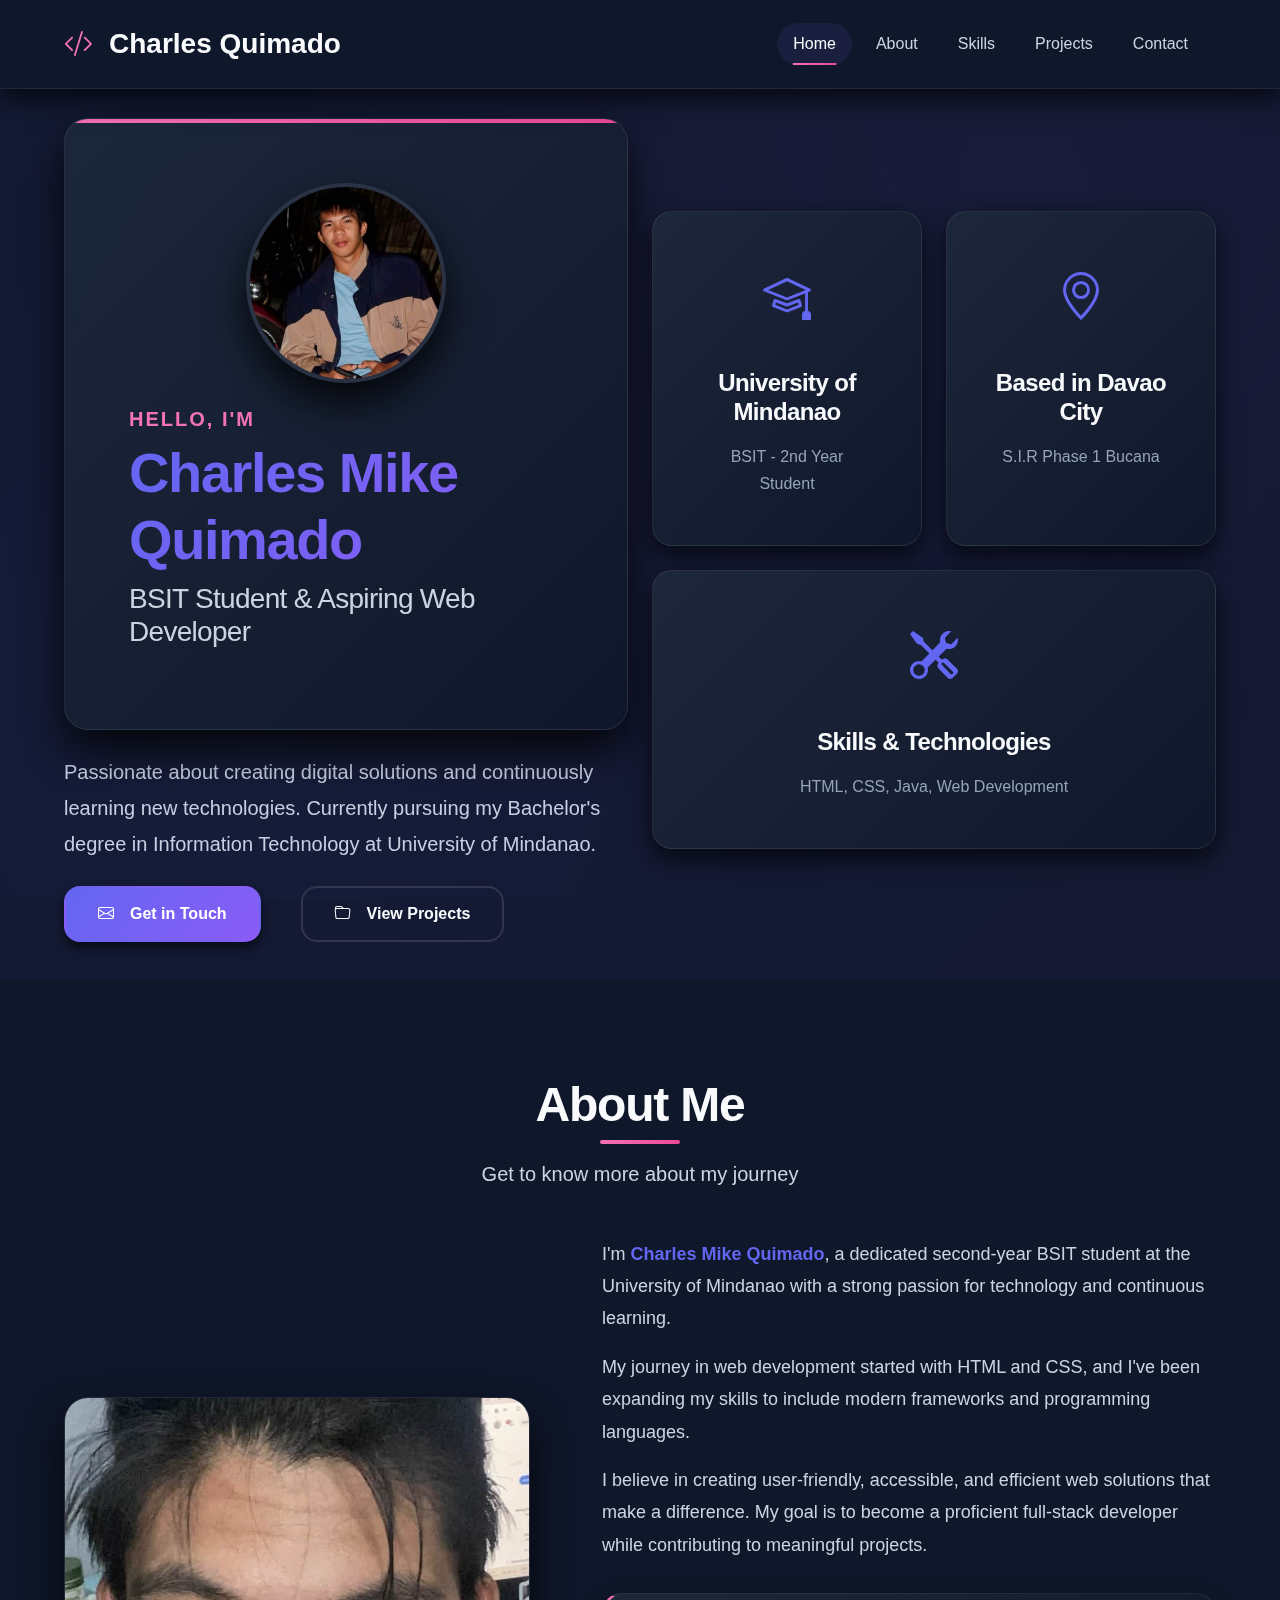
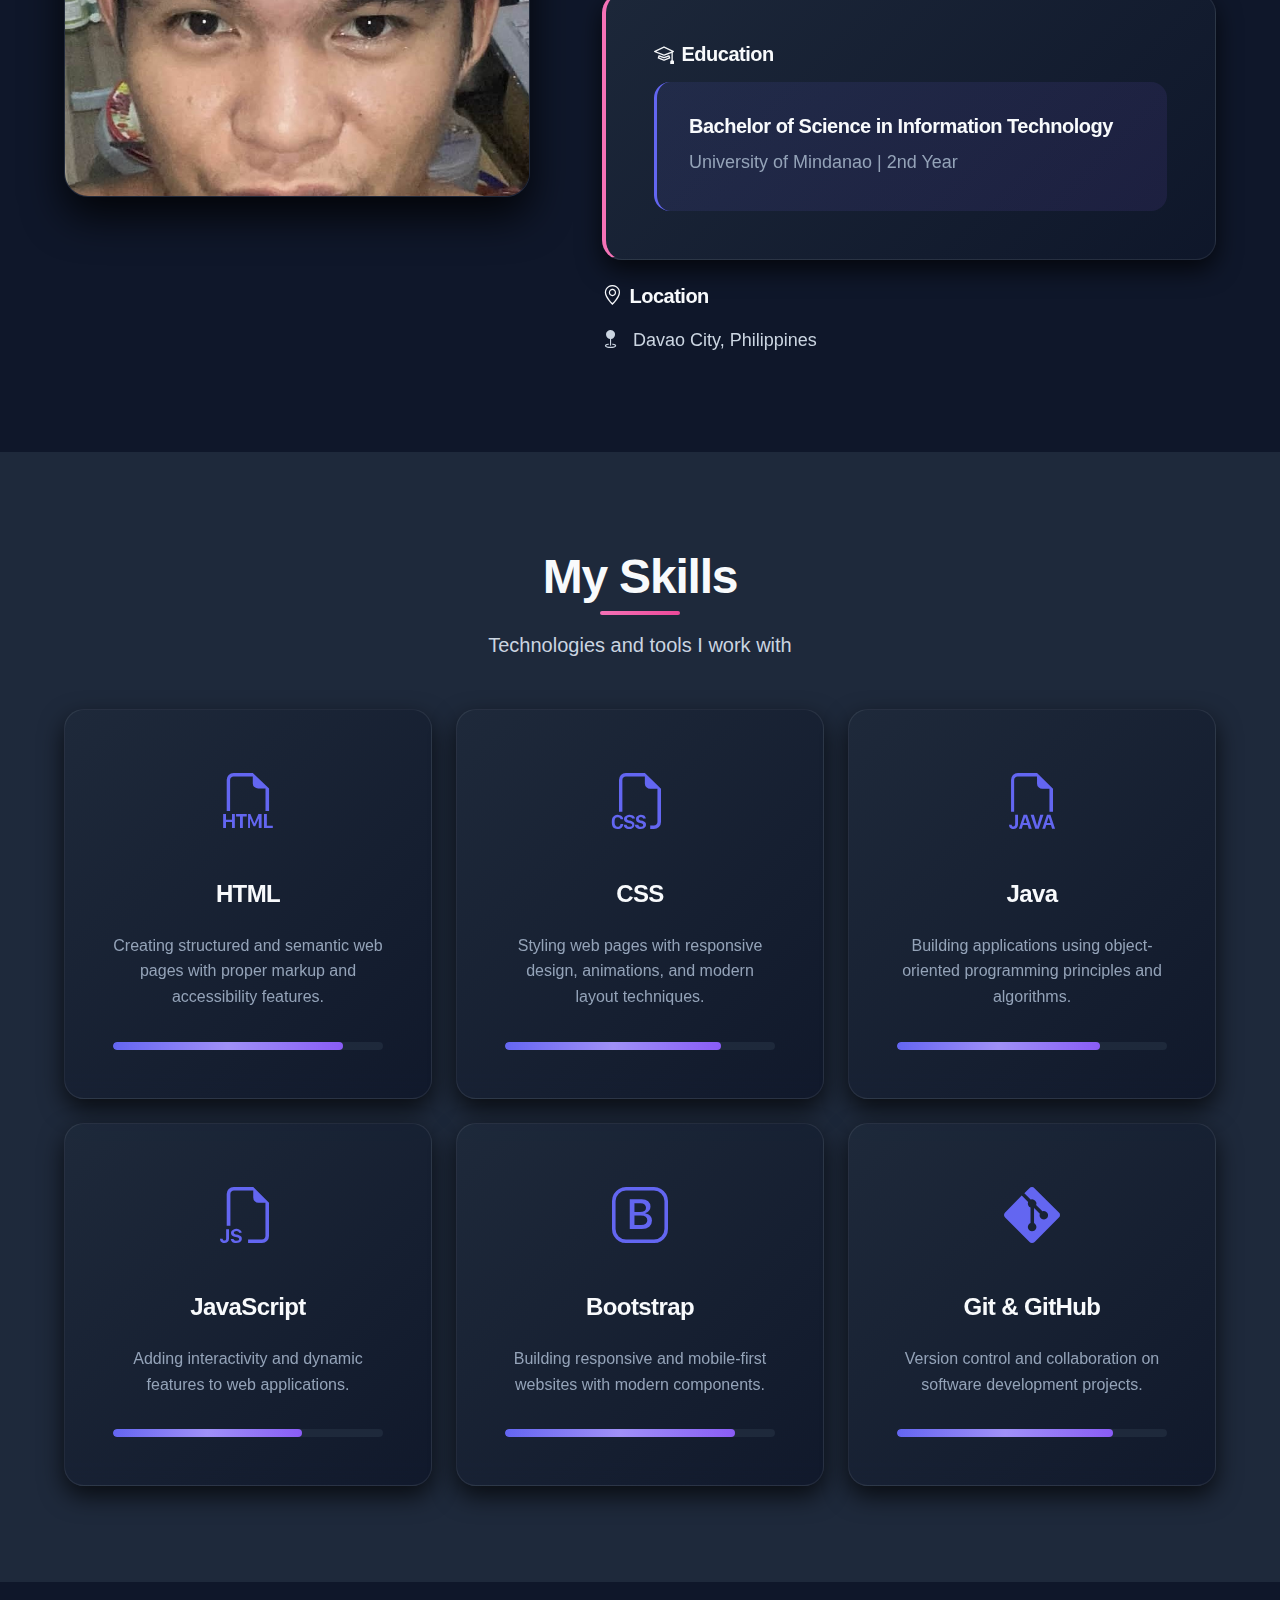
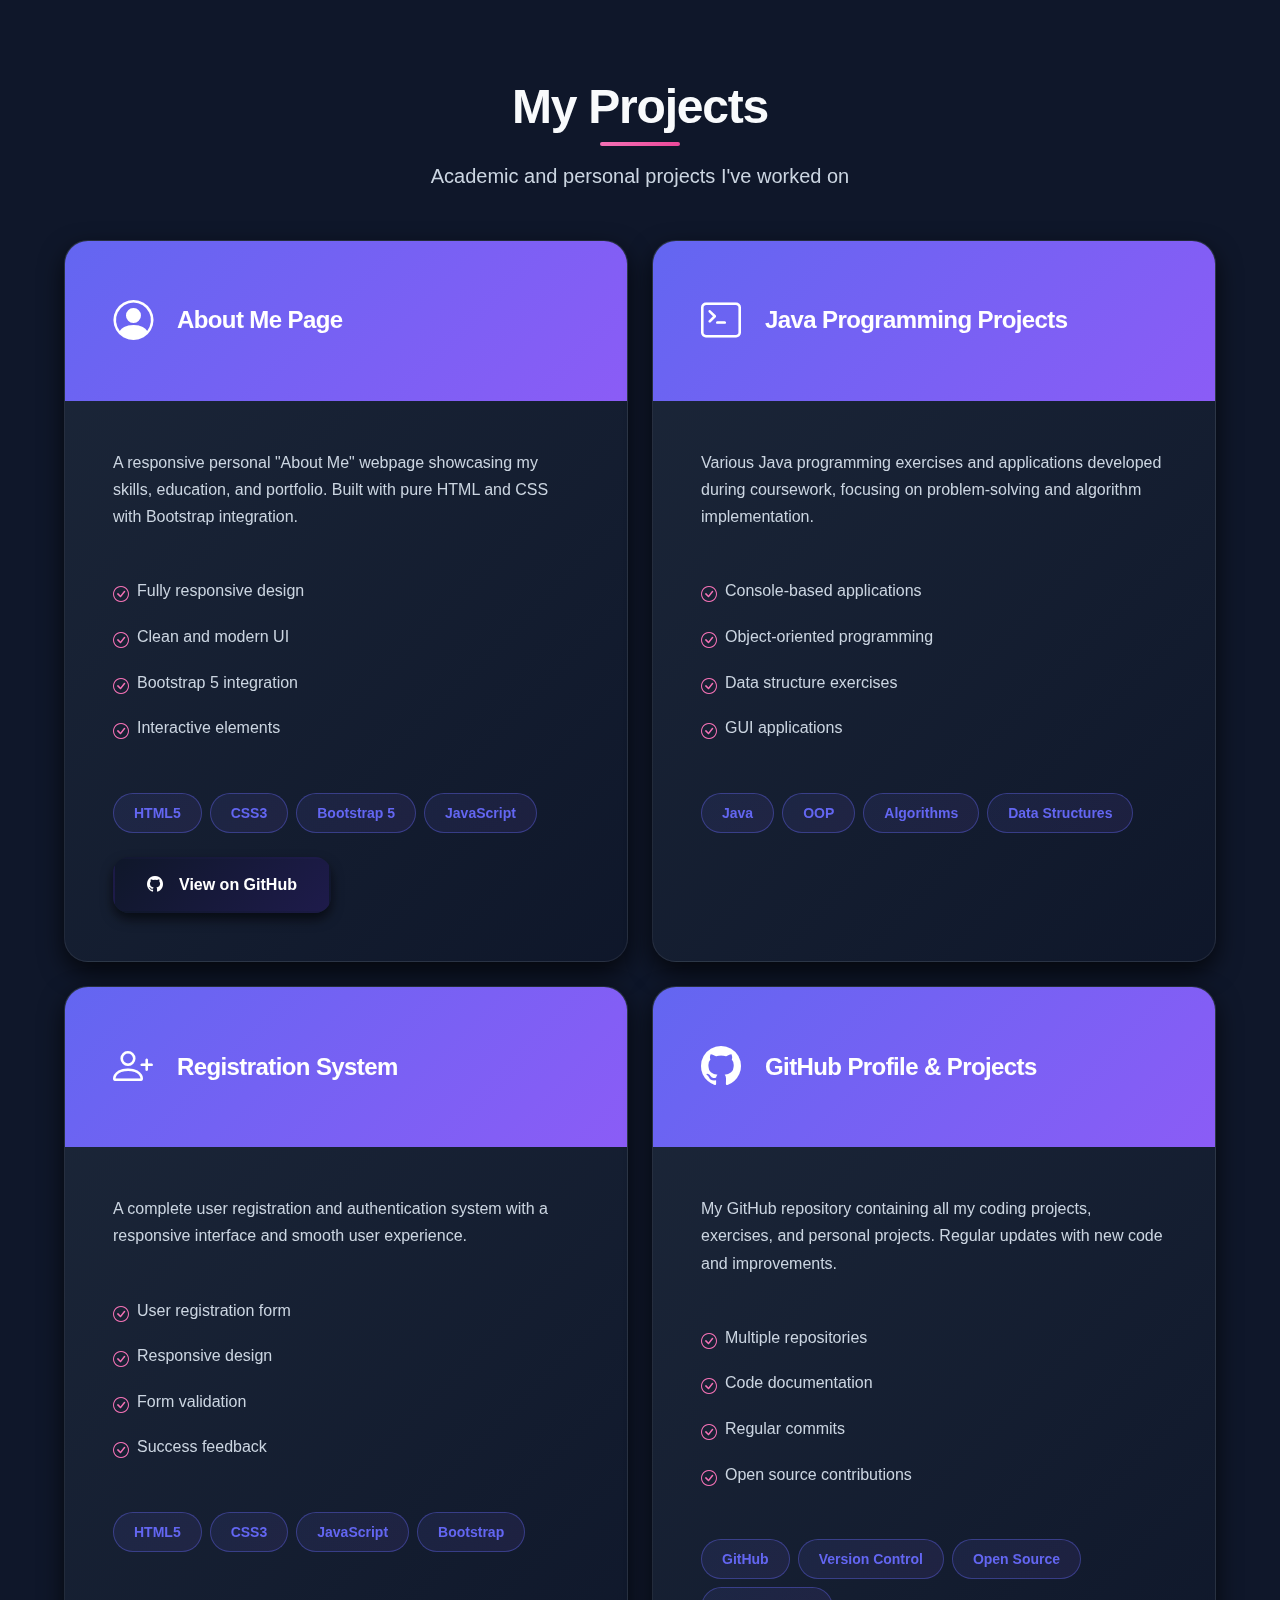
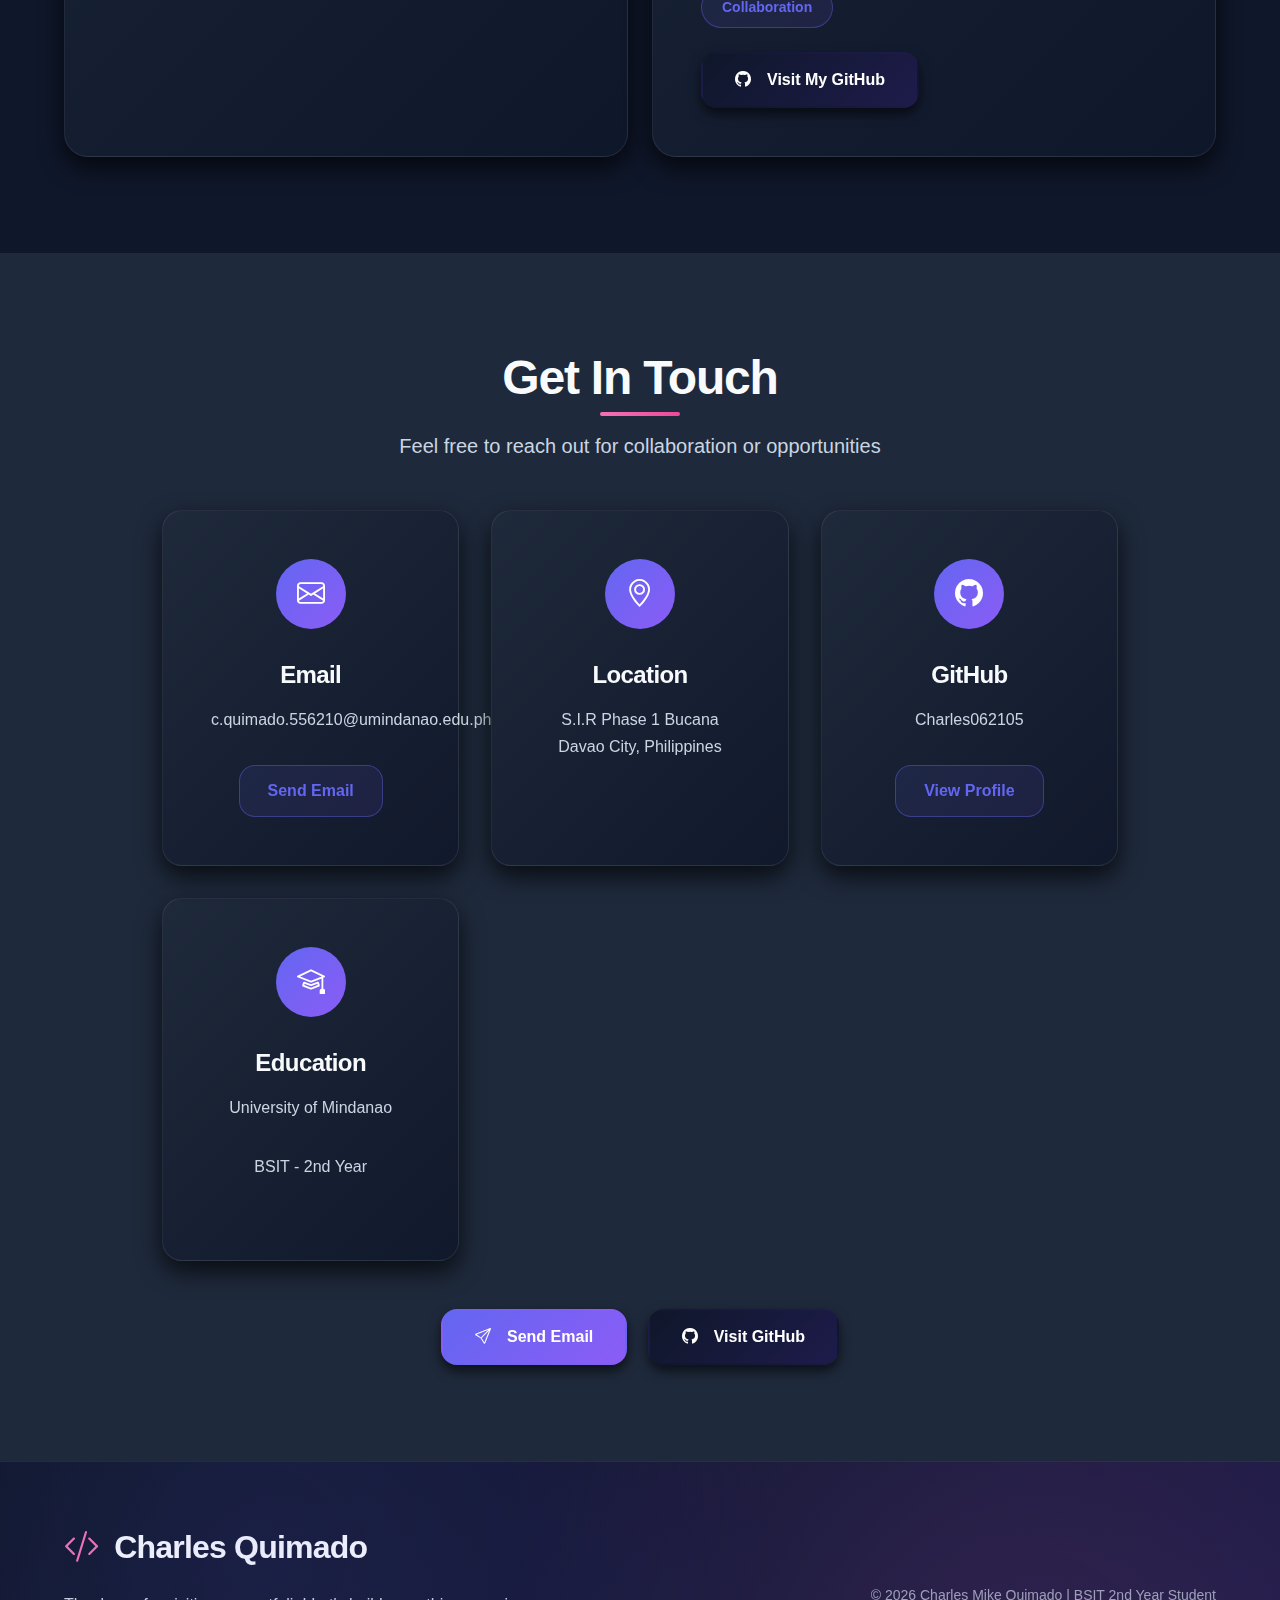
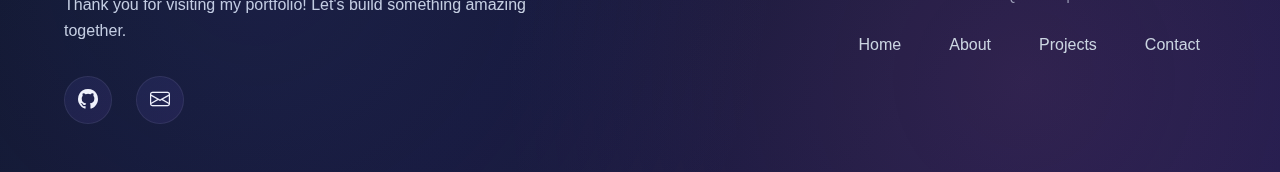
<file: Index.html>
<!DOCTYPE html>
<html lang="en">
<head>
    <meta charset="UTF-8">
    <meta name="viewport" content="width=device-width, initial-scale=1.0">
    <title>Charles Mike Quimado | BSIT Student & Web Developer</title>
    <!-- Bootstrap 5 CSS -->
    <link href="https://cdn.jsdelivr.net/npm/bootstrap@5.3.0/dist/css/bootstrap.min.css" rel="stylesheet">
    <!-- Bootstrap Icons -->
    <link rel="stylesheet" href="https://cdn.jsdelivr.net/npm/bootstrap-icons@1.10.0/font/bootstrap-icons.css">
    <!-- Custom CSS -->
    <link rel="stylesheet" href="style.css">
</head>
<body>
    <!-- Navigation -->
    <nav class="navbar navbar-expand-lg navbar-dark fixed-top">
        <div class="container">
            <a class="navbar-brand fw-bold" href="index.html">
                <i class="bi bi-code-slash me-2"></i>Charles Quimado
            </a>
            <button class="navbar-toggler" type="button" data-bs-toggle="collapse" data-bs-target="#navbarNav">
                <span class="navbar-toggler-icon"></span>
            </button>
            <div class="collapse navbar-collapse" id="navbarNav">
                <ul class="navbar-nav ms-auto">
                    <li class="nav-item"><a class="nav-link active" href="#home">Home</a></li>
                    <li class="nav-item"><a class="nav-link" href="#about">About</a></li>
                    <li class="nav-item"><a class="nav-link" href="#skills">Skills</a></li>
                    <li class="nav-item"><a class="nav-link" href="#projects">Projects</a></li>
                    <li class="nav-item"><a class="nav-link" href="#contact">Contact</a></li>
                    <li class="nav-item ms-2">
                    </li>
                </ul>
            </div>
        </div>
    </nav>

    <!-- Hero Section -->
    <section id="home" class="hero-section">
        <div class="container">
            <div class="row align-items-center min-vh-100">
                <div class="col-lg-6">
                    <div class="hero-content">
                        <div class="profile-header mb-4">
                            <div class="profile-image-placeholder mb-4">
                                <img src="profile.jpg" alt="Charles Mike Quimado" class="profile-img">
                            </div>
                            <div class="profile-text">
                                <h4 class="mb-2">Hello, I'm</h4>
                                <h1 class="mb-2">Charles Mike Quimado</h1>
                                <h2 class="h3 mb-3">BSIT Student & Aspiring Web Developer</h2>
                            </div>
                        </div>
                        <p class="lead mb-4">Passionate about creating digital solutions and continuously learning new technologies. Currently pursuing my Bachelor's degree in Information Technology at University of Mindanao.</p>
                        <div class="hero-buttons">
                            <a href="#contact" class="btn btn-primary me-3">
                                <i class="bi bi-envelope me-2"></i>Get in Touch
                            </a>
                            <a href="#projects" class="btn btn-outline-light">
                                <i class="bi bi-folder me-2"></i>View Projects
                            </a>
                        </div>
                    </div>
                </div>
                <div class="col-lg-6">
                    <div class="row g-4">
                        <div class="col-md-6">
                            <div class="feature-card">
                                <i class="bi bi-mortarboard feature-icon"></i>
                                <h4>University of Mindanao</h4>
                                <p>BSIT - 2nd Year Student</p>
                            </div>
                        </div>
                        <div class="col-md-6">
                            <div class="feature-card">
                                <i class="bi bi-geo-alt feature-icon"></i>
                                <h4>Based in Davao City</h4>
                                <p>S.I.R Phase 1 Bucana</p>
                            </div>
                        </div>
                        <div class="col-md-12">
                            <div class="feature-card">
                                <i class="bi bi-tools feature-icon"></i>
                                <h4>Skills & Technologies</h4>
                                <p>HTML, CSS, Java, Web Development</p>
                            </div>
                        </div>
                    </div>
                </div>
            </div>
        </div>
    </section>

    <!-- About Section -->
    <section id="about" class="section-py">
        <div class="container">
            <div class="section-header mb-5">
                <h2 class="section-title">About Me</h2>
                <p class="section-subtitle">Get to know more about my journey</p>
            </div>
            <div class="row align-items-center">
                <div class="col-lg-5 mb-5 mb-lg-0">
                    <div class="about-image">
                        <div class="image-frame">
                            <img src="about-me.jpg" alt="About Charles Mike Quimado" class="about-img">
                        </div>
                    </div>
                </div>
                <div class="col-lg-7">
                    <div class="about-content">
                        <p class="mb-3">I'm <strong>Charles Mike Quimado</strong>, a dedicated second-year BSIT student at the University of Mindanao with a strong passion for technology and continuous learning.</p>
                        <p class="mb-3">My journey in web development started with HTML and CSS, and I've been expanding my skills to include modern frameworks and programming languages.</p>
                        <p class="mb-4">I believe in creating user-friendly, accessible, and efficient web solutions that make a difference. My goal is to become a proficient full-stack developer while contributing to meaningful projects.</p>
                        
                        <div class="education-info">
                            <h5 class="mb-3"><i class="bi bi-mortarboard me-2"></i>Education</h5>
                            <div class="edu-card">
                                <h6 class="fw-bold">Bachelor of Science in Information Technology</h6>
                                <p class="mb-0">University of Mindanao | 2nd Year</p>
                            </div>
                        </div>
                        
                        <div class="mt-4">
                            <h5 class="mb-3"><i class="bi bi-geo-alt me-2"></i>Location</h5>
                            <p class="mb-0"><i class="bi bi-geo-fill me-2"></i> Davao City, Philippines</p>
                        </div>
                    </div>
                </div>
            </div>
        </div>
    </section>

    <!-- Skills Section -->
    <section id="skills" class="section-py" style="background: var(--bg-secondary);">
        <div class="container">
            <div class="section-header text-center mb-5">
                <h2 class="section-title">My Skills</h2>
                <p class="section-subtitle">Technologies and tools I work with</p>
            </div>
            
            <div class="row g-4">
                <div class="col-md-6 col-lg-4">
                    <div class="skill-card">
                        <div class="skill-icon">
                            <i class="bi bi-filetype-html"></i>
                        </div>
                        <h3 class="skill-title">HTML</h3>
                        <p class="skill-description">Creating structured and semantic web pages with proper markup and accessibility features.</p>
                        <div class="skill-level">
                            <div class="progress-bar" style="width: 85%"></div>
                        </div>
                    </div>
                </div>
                
                <div class="col-md-6 col-lg-4">
                    <div class="skill-card">
                        <div class="skill-icon">
                            <i class="bi bi-filetype-css"></i>
                        </div>
                        <h3 class="skill-title">CSS</h3>
                        <p class="skill-description">Styling web pages with responsive design, animations, and modern layout techniques.</p>
                        <div class="skill-level">
                            <div class="progress-bar" style="width: 80%"></div>
                        </div>
                    </div>
                </div>
                
                <div class="col-md-6 col-lg-4">
                    <div class="skill-card">
                        <div class="skill-icon">
                            <i class="bi bi-filetype-java"></i>
                        </div>
                        <h3 class="skill-title">Java</h3>
                        <p class="skill-description">Building applications using object-oriented programming principles and algorithms.</p>
                        <div class="skill-level">
                            <div class="progress-bar" style="width: 75%"></div>
                        </div>
                    </div>
                </div>
                
                <div class="col-md-6 col-lg-4">
                    <div class="skill-card">
                        <div class="skill-icon">
                            <i class="bi bi-filetype-js"></i>
                        </div>
                        <h3 class="skill-title">JavaScript</h3>
                        <p class="skill-description">Adding interactivity and dynamic features to web applications.</p>
                        <div class="skill-level">
                            <div class="progress-bar" style="width: 70%"></div>
                        </div>
                    </div>
                </div>
                
                <div class="col-md-6 col-lg-4">
                    <div class="skill-card">
                        <div class="skill-icon">
                            <i class="bi bi-bootstrap"></i>
                        </div>
                        <h3 class="skill-title">Bootstrap</h3>
                        <p class="skill-description">Building responsive and mobile-first websites with modern components.</p>
                        <div class="skill-level">
                            <div class="progress-bar" style="width: 85%"></div>
                        </div>
                    </div>
                </div>
                
                <div class="col-md-6 col-lg-4">
                    <div class="skill-card">
                        <div class="skill-icon">
                            <i class="bi bi-git"></i>
                        </div>
                        <h3 class="skill-title">Git & GitHub</h3>
                        <p class="skill-description">Version control and collaboration on software development projects.</p>
                        <div class="skill-level">
                            <div class="progress-bar" style="width: 80%"></div>
                        </div>
                    </div>
                </div>
            </div>
        </div>
    </section>

    <!-- Projects Section -->
    <section id="projects" class="section-py">
        <div class="container">
            <div class="section-header text-center mb-5">
                <h2 class="section-title">My Projects</h2>
                <p class="section-subtitle">Academic and personal projects I've worked on</p>
            </div>
            
            <div class="row g-4">
                <!-- About Me Page Project -->
                <div class="col-lg-6">
                    <div class="project-card">
                        <div class="project-header">
                            <i class="bi bi-person-circle"></i>
                            <h3>About Me Page</h3>
                        </div>
                        <div class="project-body">
                            <p>A responsive personal "About Me" webpage showcasing my skills, education, and portfolio. Built with pure HTML and CSS with Bootstrap integration.</p>
                            <ul class="project-features">
                                <li><i class="bi bi-check-circle"></i> Fully responsive design</li>
                                <li><i class="bi bi-check-circle"></i> Clean and modern UI</li>
                                <li><i class="bi bi-check-circle"></i> Bootstrap 5 integration</li>
                                <li><i class="bi bi-check-circle"></i> Interactive elements</li>
                            </ul>
                            <div class="tech-tags">
                                <span class="tech-tag">HTML5</span>
                                <span class="tech-tag">CSS3</span>
                                <span class="tech-tag">Bootstrap 5</span>
                                <span class="tech-tag">JavaScript</span>
                            </div>
                            <div class="project-links mt-4">
                                <a href="https://github.com/Charles062105" target="_blank" class="btn btn-dark">
                                    <i class="bi bi-github me-2"></i>View on GitHub
                                </a>
                            </div>
                        </div>
                    </div>
                </div>
                
                <!-- Java Programming Projects -->
                <div class="col-lg-6">
                    <div class="project-card">
                        <div class="project-header">
                            <i class="bi bi-terminal"></i>
                            <h3>Java Programming Projects</h3>
                        </div>
                        <div class="project-body">
                            <p>Various Java programming exercises and applications developed during coursework, focusing on problem-solving and algorithm implementation.</p>
                            <ul class="project-features">
                                <li><i class="bi bi-check-circle"></i> Console-based applications</li>
                                <li><i class="bi bi-check-circle"></i> Object-oriented programming</li>
                                <li><i class="bi bi-check-circle"></i> Data structure exercises</li>
                                <li><i class="bi bi-check-circle"></i> GUI applications</li>
                            </ul>
                            <div class="tech-tags">
                                <span class="tech-tag">Java</span>
                                <span class="tech-tag">OOP</span>
                                <span class="tech-tag">Algorithms</span>
                                <span class="tech-tag">Data Structures</span>
                            </div>
                        </div>
                    </div>
                </div>
                
                <!-- Registration System Project -->
                <div class="col-lg-6">
                    <div class="project-card">
                        <div class="project-header">
                            <i class="bi bi-person-plus"></i>
                            <h3>Registration System</h3>
                        </div>
                        <div class="project-body">
                            <p>A complete user registration and authentication system with a responsive interface and smooth user experience.</p>
                            <ul class="project-features">
                                <li><i class="bi bi-check-circle"></i> User registration form</li>
                                <li><i class="bi bi-check-circle"></i> Responsive design</li>
                                <li><i class="bi bi-check-circle"></i> Form validation</li>
                                <li><i class="bi bi-check-circle"></i> Success feedback</li>
                            </ul>
                            <div class="tech-tags">
                                <span class="tech-tag">HTML5</span>
                                <span class="tech-tag">CSS3</span>
                                <span class="tech-tag">JavaScript</span>
                                <span class="tech-tag">Bootstrap</span>
                            </div>
                        </div>
                    </div>
                </div>
                
                <!-- GitHub Profile -->
                <div class="col-lg-6">
                    <div class="project-card">
                        <div class="project-header">
                            <i class="bi bi-github"></i>
                            <h3>GitHub Profile & Projects</h3>
                        </div>
                        <div class="project-body">
                            <p>My GitHub repository containing all my coding projects, exercises, and personal projects. Regular updates with new code and improvements.</p>
                            <ul class="project-features">
                                <li><i class="bi bi-check-circle"></i> Multiple repositories</li>
                                <li><i class="bi bi-check-circle"></i> Code documentation</li>
                                <li><i class="bi bi-check-circle"></i> Regular commits</li>
                                <li><i class="bi bi-check-circle"></i> Open source contributions</li>
                            </ul>
                            <div class="tech-tags">
                                <span class="tech-tag">GitHub</span>
                                <span class="tech-tag">Version Control</span>
                                <span class="tech-tag">Open Source</span>
                                <span class="tech-tag">Collaboration</span>
                            </div>
                            <div class="project-links mt-4">
                                <a href="https://github.com/Charles062105" target="_blank" class="btn btn-dark">
                                    <i class="bi bi-github me-2"></i>Visit My GitHub
                                </a>
                            </div>
                        </div>
                    </div>
                </div>
            </div>
        </div>
    </section>

    <!-- Contact Section -->
    <section id="contact" class="section-py" style="background: var(--bg-secondary);">
        <div class="container">
            <div class="section-header text-center mb-5">
                <h2 class="section-title">Get In Touch</h2>
                <p class="section-subtitle">Feel free to reach out for collaboration or opportunities</p>
            </div>
            
            <div class="row justify-content-center">
                <div class="col-lg-10">
                    <div class="contact-grid">
                        <div class="contact-card">
                            <div class="contact-icon">
                                <i class="bi bi-envelope"></i>
                            </div>
                            <h4>Email</h4>
                            <p>c.quimado.556210@umindanao.edu.ph</p>
                            <a href="mailto:c.quimado.556210@umindanao.edu.ph" class="contact-link">Send Email</a>
                        </div>
                        
                        <div class="contact-card">
                            <div class="contact-icon">
                                <i class="bi bi-geo-alt"></i>
                            </div>
                            <h4>Location</h4>
                            <p>S.I.R Phase 1 Bucana<br>Davao City, Philippines</p>
                        </div>
                        
                        <div class="contact-card">
                            <div class="contact-icon">
                                <i class="bi bi-github"></i>
                            </div>
                            <h4>GitHub</h4>
                            <p>Charles062105</p>
                            <a href="https://github.com/Charles062105" target="_blank" class="contact-link">View Profile</a>
                        </div>
                        
                        <div class="contact-card">
                            <div class="contact-icon">
                                <i class="bi bi-mortarboard"></i>
                            </div>
                            <h4>Education</h4>
                            <p>University of Mindanao</p>
                            <p>BSIT - 2nd Year</p>
                        </div>
                    </div>
                    
                    <div class="text-center mt-5">
                        <a href="mailto:c.quimado.556210@umindanao.edu.ph" class="btn btn-primary me-3">
                            <i class="bi bi-send me-2"></i>Send Email
                        </a>
                        <a href="https://github.com/Charles062105" target="_blank" class="btn btn-dark">
                            <i class="bi bi-github me-2"></i>Visit GitHub
                        </a>
                    </div>
                </div>
            </div>
        </div>
    </section>

    <!-- Footer -->
    <footer class="footer">
        <div class="container">
            <div class="row align-items-center">
                <div class="col-md-6 mb-3 mb-md-0">
                    <h4 class="footer-logo">
                        <i class="bi bi-code-slash me-2"></i>Charles Quimado
                    </h4>
                    <p class="footer-text">Thank you for visiting my portfolio! Let's build something amazing together.</p>
                    <div class="social-links mt-3">
                        <a href="https://github.com/Charles062105" target="_blank" class="social-link">
                            <i class="bi bi-github"></i>
                        </a>
                        <a href="mailto:c.quimado.556210@umindanao.edu.ph" class="social-link">
                            <i class="bi bi-envelope"></i>
                        </a>
                    </div>
                </div>
                <div class="col-md-6 text-md-end">
                    <p class="copyright">&copy; 2026 Charles Mike Quimado | BSIT 2nd Year Student</p>
                    <div class="footer-links">
                        <a href="#home" class="me-3">Home</a>
                        <a href="#about" class="me-3">About</a>
                        <a href="#projects" class="me-3">Projects</a>
                        <a href="#contact" class="me-3">Contact</a>
                    </div>
                </div>
            </div>
        </div>
    </footer>

    <script>
        // Simple JavaScript to get URL parameter and display name
        document.addEventListener('DOMContentLoaded', function() {
            const urlParams = new URLSearchParams(window.location.search);
            const userName = urlParams.get('name');
            
            if (userName) {
                const welcomeElement = document.getElementById('welcomeName');
                if (welcomeElement) {
                    welcomeElement.textContent = userName;
                    
                    // Store in localStorage for persistence
                    localStorage.setItem('registeredName', userName);
                }
            } else {
                // Check localStorage for previously registered name
                const storedName = localStorage.getItem('registeredName');
                if (storedName) {
                    const welcomeElement = document.getElementById('welcomeName');
                    if (welcomeElement) {
                        welcomeElement.textContent = storedName;
                    }
                }
            }
            
            // Remove the name parameter from URL for clean URL
            if (window.history.replaceState && urlParams.has('name')) {
                const newUrl = window.location.pathname;
                window.history.replaceState({}, document.title, newUrl);
            }
        });
    </script>
    
    <!-- Bootstrap JS Bundle -->
    <script src="https://cdn.jsdelivr.net/npm/bootstrap@5.3.0/dist/js/bootstrap.bundle.min.js"></script>
</body>

</html>
</file>
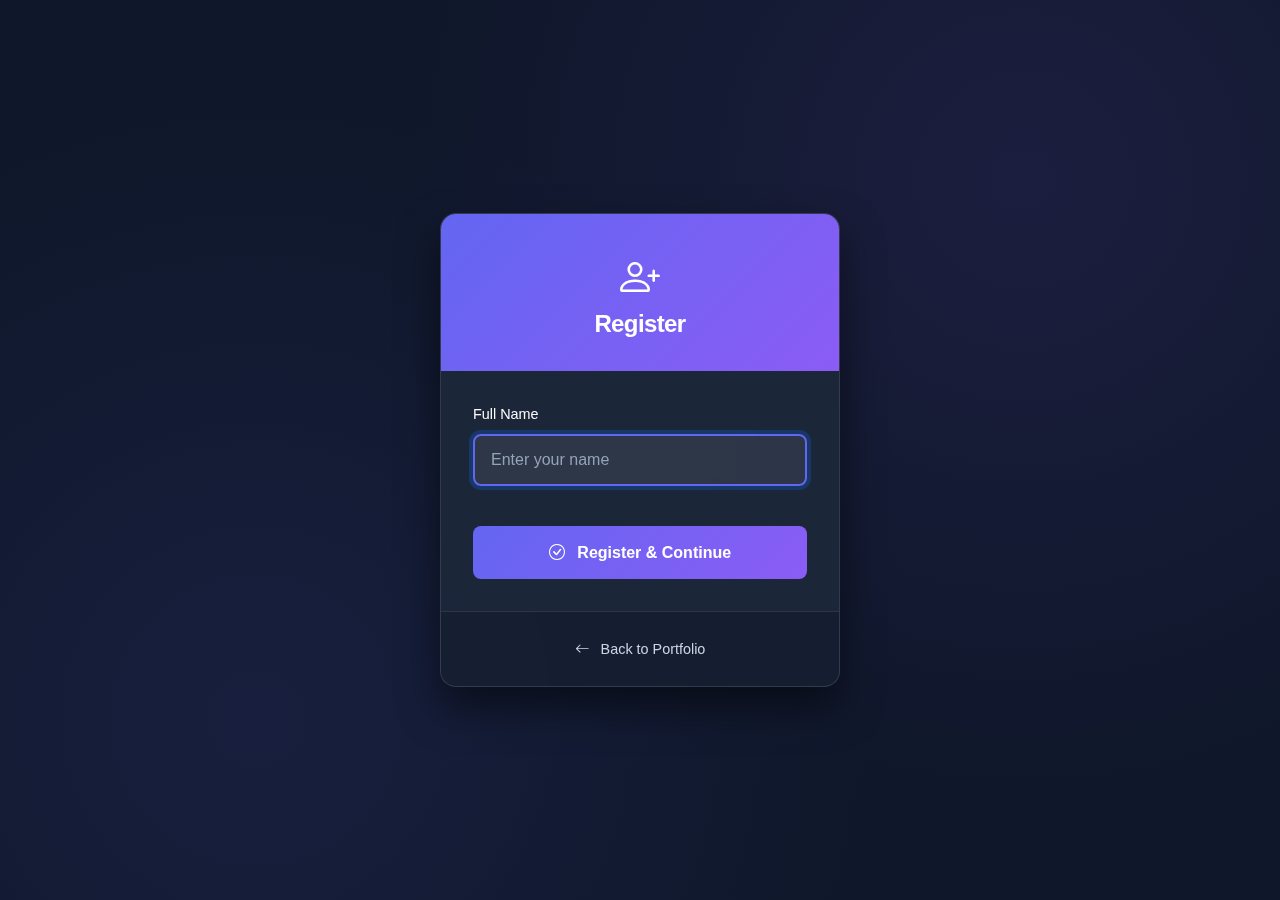
<file: register.html>
<!DOCTYPE html>
<html lang="en">
<head>
    <meta charset="UTF-8">
    <meta name="viewport" content="width=device-width, initial-scale=1.0">
    <title>Register | Charles Mike Quimado</title>
    <!-- Bootstrap 5 CSS -->
    <link href="https://cdn.jsdelivr.net/npm/bootstrap@5.3.0/dist/css/bootstrap.min.css" rel="stylesheet">
    <!-- Bootstrap Icons -->
    <link rel="stylesheet" href="https://cdn.jsdelivr.net/npm/bootstrap-icons@1.10.0/font/bootstrap-icons.css">
    <!-- Custom CSS -->
    <link rel="stylesheet" href="style.css">
</head>
<body class="register-page">
    <div class="register-container">
        <div class="register-card">
            <!-- Minimalist Header -->
            <div class="register-header">
                <i class="bi bi-person-plus register-icon"></i>
                <h2 class="register-title">Register</h2>
            </div>
            
            <!-- Minimalist Form with direct action to index.html -->
            <div class="register-body">
                <form action="index.html" method="get">
                    <div class="mb-3">
                        <label for="fullName" class="form-label">Full Name</label>
                        <input type="text" 
                               class="form-control" 
                               id="fullName" 
                               name="name"
                               placeholder="Enter your name"
                               required
                               autofocus>
                    </div>
                    
                    <button type="submit" class="btn-register">
                        <i class="bi bi-check-circle me-2"></i>
                        Register & Continue
                    </button>
                </form>
            </div>

            <!-- Minimalist Footer -->
            <div class="register-footer">
                <a href="index.html" class="back-link">
                    <i class="bi bi-arrow-left me-1"></i> Back to Portfolio
                </a>
            </div>
        </div>
    </div>
</body>
    <script>
    document.getElementById("registerForm").addEventListener("submit", function(e) {
        e.preventDefault();

        const fullName = document.getElementById("fullName").value.trim();

        if (!fullName) {
            alert("Please enter your name.");
            return;
        }

        localStorage.setItem("registeredName", fullName);

        window.location.href = "/";
    });
    </script>

</html>
</file>
<file: style.css>
/* style.css - Professional Dark Theme Portfolio - No JavaScript */

/* ===== PROFESSIONAL DARK THEME VARIABLES ===== */
:root {
    /* Calm Dark Color Palette */
    --color-primary: #6366f1;      /* Calm Indigo */
    --color-secondary: #8b5cf6;    /* Soft Violet */
    --color-accent: #f472b6;       /* Gentle Pink */
    --color-success: #10b981;      /* Muted Emerald */
    --color-warning: #f59e0b;      /* Warm Amber */
    
    /* Professional Background Colors */
    --bg-primary: #0f172a;         /* Deep Navy Base */
    --bg-secondary: #1e293b;       /* Dark Slate */
    --bg-surface: rgba(30, 41, 59, 0.8);
    --bg-card: rgba(30, 41, 59, 0.6);
    --bg-glass: rgba(30, 41, 59, 0.4);
    
    /* Text Colors */
    --text-primary: #f8fafc;       /* Soft White */
    --text-secondary: #cbd5e1;     /* Light Gray */
    --text-muted: #94a3b8;         /* Muted Gray */
    
    /* Border Colors */
    --border-light: rgba(255, 255, 255, 0.08);
    --border-medium: rgba(255, 255, 255, 0.12);
    --border-accent: rgba(99, 102, 241, 0.4);
    
    /* Spacing System */
    --space-xs: 0.5rem;
    --space-sm: 1rem;
    --space-md: 1.5rem;
    --space-lg: 2rem;
    --space-xl: 3rem;
    --space-2xl: 4rem;
    --space-3xl: 6rem;
    
    /* Professional Shadows */
    --shadow-sm: 0 1px 2px rgba(0, 0, 0, 0.4);
    --shadow: 0 4px 6px rgba(0, 0, 0, 0.5);
    --shadow-md: 0 6px 12px rgba(0, 0, 0, 0.6);
    --shadow-lg: 0 10px 25px rgba(0, 0, 0, 0.7);
    --shadow-xl: 0 20px 40px rgba(0, 0, 0, 0.8);
    --shadow-inner: inset 0 2px 4px rgba(0, 0, 0, 0.3);
    
    /* Smooth Transitions */
    --transition-fast: all 0.2s ease;
    --transition: all 0.3s ease;
    --transition-slow: all 0.5s ease;
    
    /* Elegant Gradients */
    --gradient-primary: linear-gradient(135deg, var(--color-primary) 0%, var(--color-secondary) 100%);
    --gradient-accent: linear-gradient(135deg, var(--color-accent) 0%, #ec4899 100%);
    --gradient-success: linear-gradient(135deg, var(--color-success) 0%, #34d399 100%);
    --gradient-dark: linear-gradient(135deg, var(--bg-primary) 0%, #1e1b4b 100%);
    --gradient-card: linear-gradient(135deg, rgba(30, 41, 59, 0.9) 0%, rgba(15, 23, 42, 0.9) 100%);
    --gradient-glass: linear-gradient(135deg, rgba(255, 255, 255, 0.05) 0%, rgba(255, 255, 255, 0.02) 100%);
    --gradient-subtle: linear-gradient(135deg, rgba(99, 102, 241, 0.1) 0%, rgba(139, 92, 246, 0.1) 100%);
    
    /* Border Radius */
    --radius-sm: 8px;
    --radius: 12px;
    --radius-lg: 16px;
    --radius-xl: 20px;
    --radius-2xl: 24px;
    --radius-pill: 50px;
    --radius-full: 50%;
}

/* ===== BASE STYLES ===== */
* {
    margin: 0;
    padding: 0;
    box-sizing: border-box;
}

html {
    scroll-behavior: smooth;
    scroll-padding-top: 80px;
}

body {
    font-family: 'Inter', -apple-system, BlinkMacSystemFont, 'Segoe UI', Roboto, Oxygen, Ubuntu, sans-serif;
    color: var(--text-primary);
    line-height: 1.6;
    background: var(--bg-primary);
    min-height: 100vh;
    overflow-x: hidden;
    position: relative;
}

/* Add subtle gradient overlay */
body::before {
    content: '';
    position: fixed;
    top: 0;
    left: 0;
    width: 100%;
    height: 100%;
    background: 
        radial-gradient(circle at 20% 80%, rgba(99, 102, 241, 0.03) 0%, transparent 50%),
        radial-gradient(circle at 80% 20%, rgba(139, 92, 246, 0.03) 0%, transparent 50%),
        radial-gradient(circle at 40% 40%, rgba(244, 114, 182, 0.02) 0%, transparent 50%);
    pointer-events: none;
    z-index: -1;
}

/* Typography */
h1, h2, h3, h4, h5, h6 {
    font-weight: 700;
    line-height: 1.2;
    color: var(--text-primary);
    letter-spacing: -0.025em;
}

h1 {
    font-size: 3.5rem;
    background: var(--gradient-primary);
    -webkit-background-clip: text;
    -webkit-text-fill-color: transparent;
    background-clip: text;
    margin-bottom: var(--space-md);
}

h2 {
    font-size: 2.5rem;
    margin-bottom: var(--space-md);
}

h3 {
    font-size: 2rem;
    margin-bottom: var(--space-sm);
}

h4 {
    font-size: 1.5rem;
    margin-bottom: var(--space-sm);
}

p {
    margin-bottom: var(--space-md);
    color: var(--text-secondary);
    line-height: 1.7;
}

a {
    text-decoration: none;
    transition: var(--transition);
    color: var(--color-primary);
}

a:hover {
    color: var(--color-accent);
}

/* ===== LAYOUT ===== */
.container {
    width: 100%;
    max-width: 1200px;
    margin: 0 auto;
    padding: 0 var(--space-md);
}

/* ===== NAVIGATION ===== */
.navbar {
    background: rgba(15, 23, 42, 0.95);
    backdrop-filter: blur(20px);
    border-bottom: 1px solid var(--border-light);
    padding: var(--space-sm) 0;
    position: fixed;
    top: 0;
    left: 0;
    right: 0;
    z-index: 1000;
    box-shadow: var(--shadow-lg);
    transition: var(--transition);
}

.navbar.scrolled {
    background: rgba(15, 23, 42, 0.98);
    padding: 0.75rem 0;
}

.navbar-brand {
    font-size: 1.75rem;
    font-weight: 800;
    color: var(--text-primary) !important;
    display: flex;
    align-items: center;
    gap: var(--space-xs);
    transition: var(--transition);
}

.navbar-brand i {
    color: var(--color-accent);
    font-size: 1.8rem;
    transition: var(--transition);
}

.navbar-brand:hover i {
    transform: rotate(15deg) scale(1.1);
}

.nav-link {
    font-weight: 500;
    color: var(--text-secondary) !important;
    padding: var(--space-xs) var(--space-sm) !important;
    margin: 0 0.25rem;
    border-radius: var(--radius-pill);
    transition: var(--transition);
    position: relative;
}

.nav-link::before {
    content: '';
    position: absolute;
    bottom: 0;
    left: 50%;
    transform: translateX(-50%);
    width: 0;
    height: 2px;
    background: var(--gradient-accent);
    transition: var(--transition);
    border-radius: var(--radius-pill);
}

.nav-link:hover,
.nav-link.active {
    color: var(--text-primary) !important;
    background: var(--gradient-subtle);
}

.nav-link:hover::before,
.nav-link.active::before {
    width: 60%;
}

/* ===== BUTTONS ===== */
.btn {
    display: inline-flex;
    align-items: center;
    justify-content: center;
    padding: 0.875rem 2rem;
    border-radius: var(--radius-lg);
    font-weight: 600;
    font-size: 1rem;
    transition: var(--transition);
    border: 2px solid transparent;
    cursor: pointer;
    text-decoration: none;
    gap: var(--space-xs);
    position: relative;
    overflow: hidden;
}

.btn::before {
    content: '';
    position: absolute;
    top: 0;
    left: -100%;
    width: 100%;
    height: 100%;
    background: linear-gradient(90deg, transparent, rgba(255, 255, 255, 0.2), transparent);
    transition: var(--transition-slow);
}

.btn:hover::before {
    left: 100%;
}

.btn-primary {
    background: var(--gradient-primary);
    color: white;
    box-shadow: var(--shadow-md);
}

.btn-primary:hover {
    transform: translateY(-3px);
    box-shadow: var(--shadow-lg);
    border-color: var(--color-primary);
}

.btn-outline-light {
    border: 2px solid var(--border-medium);
    color: var(--text-primary);
    background: transparent;
}

.btn-outline-light:hover {
    background: var(--gradient-primary);
    color: white;
    border-color: transparent;
    transform: translateY(-3px);
    box-shadow: var(--shadow);
}

.btn-outline-primary {
    border: 2px solid var(--color-primary);
    color: var(--color-primary);
    background: transparent;
}

.btn-outline-primary:hover {
    background: var(--gradient-primary);
    color: white;
    transform: translateY(-3px);
    box-shadow: var(--shadow);
}

.btn-dark {
    background: var(--gradient-dark);
    color: white;
    box-shadow: var(--shadow-md);
}

.btn-dark:hover {
    transform: translateY(-3px);
    box-shadow: var(--shadow-lg);
    background: var(--bg-secondary);
}

/* ===== HERO SECTION ===== */
.hero-section {
    min-height: 100vh;
    display: flex;
    align-items: center;
    padding-top: 80px;
    position: relative;
    overflow: hidden;
}

.hero-section::before {
    content: '';
    position: absolute;
    top: 0;
    left: 0;
    width: 100%;
    height: 100%;
    background: 
        linear-gradient(135deg, 
            rgba(99, 102, 241, 0.05) 0%,
            rgba(139, 92, 246, 0.05) 50%,
            rgba(244, 114, 182, 0.05) 100%
        );
    animation: gradientShift 15s ease infinite;
    background-size: 200% 200%;
}

@keyframes gradientShift {
    0% { background-position: 0% 50%; }
    50% { background-position: 100% 50%; }
    100% { background-position: 0% 50%; }
}

.profile-header {
    background: var(--gradient-card);
    backdrop-filter: blur(20px);
    border-radius: var(--radius-2xl);
    padding: var(--space-2xl);
    margin-bottom: var(--space-xl);
    border: 1px solid var(--border-light);
    box-shadow: var(--shadow-xl);
    position: relative;
    overflow: hidden;
}

.profile-header::before {
    content: '';
    position: absolute;
    top: 0;
    left: 0;
    width: 100%;
    height: 4px;
    background: var(--gradient-accent);
}

.profile-image-placeholder {
    width: 200px;
    height: 200px;
    margin: 0 auto var(--space-lg);
    position: relative;
    border-radius: var(--radius-full);
    overflow: hidden;
    border: 4px solid var(--border-light);
    box-shadow: var(--shadow-xl);
    transition: var(--transition);
}

.profile-image-placeholder:hover {
    transform: scale(1.05);
    border-color: var(--color-accent);
    box-shadow: 
        var(--shadow-xl),
        0 0 40px rgba(244, 114, 182, 0.3);
}

.profile-img {
    width: 100%;
    height: 100%;
    object-fit: cover;
    transition: var(--transition-slow);
}

.profile-img:hover {
    transform: scale(1.1);
}

.placeholder-img {
    width: 100%;
    height: 100%;
    background: var(--gradient-primary);
    display: flex;
    align-items: center;
    justify-content: center;
}

.placeholder-img i {
    font-size: 4rem;
    color: white;
}

.hero-content h4 {
    font-size: 1.25rem;
    font-weight: 600;
    color: var(--color-accent);
    margin-bottom: var(--space-xs);
    letter-spacing: 2px;
    text-transform: uppercase;
}

.hero-content h2 {
    font-size: 1.75rem;
    font-weight: 400;
    color: var(--text-secondary);
    margin-bottom: var(--space-lg);
}

.hero-content .lead {
    font-size: 1.25rem;
    color: var(--text-secondary);
    margin-bottom: var(--space-xl);
    line-height: 1.8;
    max-width: 600px;
}

.hero-buttons {
    display: flex;
    gap: var(--space-md);
    flex-wrap: wrap;
}

/* ===== FEATURE CARDS ===== */
.feature-card {
    background: var(--gradient-card);
    backdrop-filter: blur(10px);
    border-radius: var(--radius-xl);
    padding: var(--space-xl);
    text-align: center;
    border: 1px solid var(--border-light);
    box-shadow: var(--shadow-lg);
    transition: var(--transition);
    height: 100%;
}

.feature-card:hover {
    transform: translateY(-8px);
    box-shadow: var(--shadow-xl);
    border-color: var(--color-primary);
    background: var(--bg-surface);
}

.feature-icon {
    font-size: 3rem;
    color: var(--color-primary);
    margin-bottom: var(--space-lg);
    display: inline-block;
    transition: var(--transition);
}

.feature-card:hover .feature-icon {
    transform: scale(1.1) rotate(5deg);
    color: var(--color-accent);
}

.feature-card h4 {
    font-size: 1.5rem;
    margin-bottom: var(--space-sm);
    color: var(--text-primary);
}

.feature-card p {
    color: var(--text-muted);
    margin-bottom: 0;
}

/* ===== SECTIONS ===== */
.section-py {
    padding: var(--space-3xl) 0;
    position: relative;
}

.section-header {
    margin-bottom: var(--space-2xl);
    text-align: center;
}

.section-title {
    font-size: 3rem;
    font-weight: 800;
    margin-bottom: var(--space-md);
    color: var(--text-primary);
    position: relative;
    display: inline-block;
}

.section-title::after {
    content: '';
    position: absolute;
    bottom: -10px;
    left: 50%;
    transform: translateX(-50%);
    width: 80px;
    height: 4px;
    background: var(--gradient-accent);
    border-radius: var(--radius-pill);
}

.section-subtitle {
    color: var(--text-secondary);
    font-size: 1.25rem;
    max-width: 700px;
    margin: 0 auto;
    line-height: 1.6;
}

/* ===== ABOUT SECTION ===== */
.about-image {
    position: relative;
}

.image-frame {
    width: 100%;
    height: 400px;
    border-radius: var(--radius-2xl);
    overflow: hidden;
    box-shadow: var(--shadow-xl);
    position: relative;
    border: 1px solid var(--border-light);
}

.image-frame::before {
    content: '';
    position: absolute;
    top: 0;
    left: 0;
    width: 100%;
    height: 100%;
    background: var(--gradient-subtle);
    opacity: 0;
    transition: var(--transition);
    z-index: 1;
}

.image-frame:hover::before {
    opacity: 0.3;
}

.about-img {
    width: 100%;
    height: 100%;
    object-fit: cover;
    transition: var(--transition-slow);
}

.image-frame:hover .about-img {
    transform: scale(1.05);
}

.about-content {
    padding-left: var(--space-xl);
}

.about-content p {
    font-size: 1.125rem;
    color: var(--text-secondary);
    margin-bottom: var(--space-md);
    line-height: 1.8;
}

.about-content strong {
    color: var(--color-primary);
    font-weight: 600;
}

.education-info {
    background: var(--gradient-card);
    border-radius: var(--radius-xl);
    padding: var(--space-xl);
    margin-top: var(--space-lg);
    border: 1px solid var(--border-light);
    box-shadow: var(--shadow-lg);
    border-left: 4px solid var(--color-accent);
}

.edu-card {
    background: var(--gradient-subtle);
    border-radius: var(--radius-lg);
    padding: var(--space-lg);
    border-left: 3px solid var(--color-primary);
}

.edu-card h6 {
    font-size: 1.25rem;
    font-weight: 700;
    color: var(--text-primary);
    margin-bottom: var(--space-xs);
}

.edu-card p {
    color: var(--text-muted);
    margin-bottom: 0;
}

/* ===== SKILLS SECTION ===== */
.skill-card {
    background: var(--gradient-card);
    backdrop-filter: blur(10px);
    border-radius: var(--radius-xl);
    padding: var(--space-xl);
    text-align: center;
    border: 1px solid var(--border-light);
    box-shadow: var(--shadow-lg);
    transition: var(--transition);
    height: 100%;
}

.skill-card:hover {
    transform: translateY(-8px);
    box-shadow: var(--shadow-xl);
    border-color: var(--color-primary);
}

.skill-icon {
    font-size: 3.5rem;
    color: var(--color-primary);
    margin-bottom: var(--space-lg);
    transition: var(--transition);
    display: inline-block;
}

.skill-card:hover .skill-icon {
    transform: scale(1.1) rotate(5deg);
    color: var(--color-accent);
}

.skill-title {
    font-size: 1.5rem;
    font-weight: 700;
    margin-bottom: var(--space-md);
    color: var(--text-primary);
}

.skill-description {
    color: var(--text-muted);
    margin-bottom: var(--space-lg);
    line-height: 1.6;
}

.skill-level {
    height: 8px;
    background: var(--bg-secondary);
    border-radius: var(--radius-pill);
    overflow: hidden;
    position: relative;
}

.progress-bar {
    height: 100%;
    background: var(--gradient-primary);
    border-radius: var(--radius-pill);
    position: relative;
    overflow: hidden;
}

.progress-bar::after {
    content: '';
    position: absolute;
    top: 0;
    left: 0;
    width: 100%;
    height: 100%;
    background: linear-gradient(90deg, 
        transparent, 
        rgba(255, 255, 255, 0.3), 
        transparent
    );
    animation: shimmer 2s infinite;
}

@keyframes shimmer {
    0% { transform: translateX(-100%); }
    100% { transform: translateX(100%); }
}

/* ===== PROJECTS SECTION ===== */
.project-card {
    background: var(--gradient-card);
    backdrop-filter: blur(10px);
    border-radius: var(--radius-2xl);
    overflow: hidden;
    border: 1px solid var(--border-light);
    box-shadow: var(--shadow-lg);
    transition: var(--transition);
    height: 100%;
}

.project-card:hover {
    transform: translateY(-10px);
    box-shadow: var(--shadow-xl);
    border-color: var(--color-primary);
}

.project-header {
    background: var(--gradient-primary);
    padding: var(--space-xl);
    display: flex;
    align-items: center;
    gap: var(--space-md);
    position: relative;
    overflow: hidden;
}

.project-header::before {
    content: '';
    position: absolute;
    top: 0;
    left: 0;
    width: 100%;
    height: 100%;
    background: linear-gradient(45deg, transparent, rgba(255, 255, 255, 0.1), transparent);
    transform: translateX(-100%);
    transition: var(--transition-slow);
}

.project-card:hover .project-header::before {
    transform: translateX(100%);
}

.project-header i {
    font-size: 2.5rem;
    color: white;
    transition: var(--transition);
}

.project-card:hover .project-header i {
    transform: scale(1.1) rotate(10deg);
}

.project-header h3 {
    font-size: 1.5rem;
    font-weight: 700;
    color: white;
    margin: 0;
}

.project-body {
    padding: var(--space-xl);
}

.project-features {
    list-style: none;
    padding: 0;
    margin: var(--space-xl) 0;
}

.project-features li {
    margin-bottom: var(--space-sm);
    display: flex;
    align-items: flex-start;
    gap: var(--space-xs);
    color: var(--text-secondary);
}

.project-features i {
    color: var(--color-accent);
    margin-top: 0.25rem;
    flex-shrink: 0;
}

.tech-tags {
    display: flex;
    gap: var(--space-xs);
    flex-wrap: wrap;
    margin-top: var(--space-xl);
}

.tech-tag {
    background: var(--gradient-subtle);
    color: var(--color-primary);
    padding: 0.5rem 1.25rem;
    border-radius: var(--radius-pill);
    font-size: 0.875rem;
    font-weight: 600;
    border: 1px solid var(--border-accent);
    transition: var(--transition);
}

.tech-tag:hover {
    background: var(--gradient-primary);
    color: white;
    transform: translateY(-2px);
    border-color: var(--color-primary);
}

.project-links {
    margin-top: var(--space-xl);
}

/* ===== CONTACT SECTION ===== */
.contact-grid {
    display: grid;
    grid-template-columns: repeat(auto-fit, minmax(280px, 1fr));
    gap: var(--space-lg);
}

.contact-card {
    background: var(--gradient-card);
    backdrop-filter: blur(10px);
    border-radius: var(--radius-xl);
    padding: var(--space-xl);
    text-align: center;
    border: 1px solid var(--border-light);
    box-shadow: var(--shadow-lg);
    transition: var(--transition);
}

.contact-card:hover {
    transform: translateY(-8px);
    box-shadow: var(--shadow-xl);
    border-color: var(--color-primary);
}

.contact-icon {
    width: 70px;
    height: 70px;
    background: var(--gradient-primary);
    border-radius: var(--radius-full);
    display: flex;
    align-items: center;
    justify-content: center;
    margin: 0 auto var(--space-lg);
    color: white;
    font-size: 1.75rem;
    transition: var(--transition);
}

.contact-card:hover .contact-icon {
    transform: scale(1.1) rotate(10deg);
    background: var(--gradient-accent);
}

.contact-card h4 {
    font-size: 1.5rem;
    margin-bottom: var(--space-sm);
    color: var(--text-primary);
}

.contact-card p {
    color: var(--text-secondary);
    margin-bottom: var(--space-lg);
}

.github-link {
    color: var(--color-primary);
    font-weight: 600;
    text-decoration: none;
    transition: var(--transition);
}

.github-link:hover {
    color: var(--color-accent);
}

.contact-link {
    display: inline-block;
    padding: 0.75rem 1.75rem;
    background: var(--gradient-subtle);
    color: var(--color-primary);
    border-radius: var(--radius-lg);
    font-weight: 600;
    text-decoration: none;
    transition: var(--transition);
    border: 1px solid var(--border-accent);
}

.contact-link:hover {
    background: var(--gradient-primary);
    color: white;
    transform: translateY(-3px);
    border-color: var(--color-primary);
}

/* ===== FOOTER ===== */
.footer {
    background: var(--gradient-dark);
    padding: var(--space-2xl) 0 var(--space-xl);
    position: relative;
    overflow: hidden;
    border-top: 1px solid var(--border-light);
}

.footer::before {
    content: '';
    position: absolute;
    top: 0;
    left: 0;
    width: 100%;
    height: 100%;
    background: 
        radial-gradient(circle at 20% 30%, rgba(99, 102, 241, 0.1) 0%, transparent 50%),
        radial-gradient(circle at 80% 70%, rgba(244, 114, 182, 0.1) 0%, transparent 50%);
    pointer-events: none;
}

.footer-logo {
    font-size: 2rem;
    font-weight: 800;
    color: var(--text-primary);
    display: flex;
    align-items: center;
    gap: var(--space-xs);
    margin-bottom: var(--space-md);
}

.footer-logo i {
    color: var(--color-accent);
    font-size: 2.2rem;
    transition: var(--transition);
}

.footer-logo:hover i {
    transform: rotate(15deg) scale(1.1);
}

.footer-text {
    color: var(--text-secondary);
    margin-bottom: var(--space-lg);
    line-height: 1.6;
    max-width: 500px;
}

.social-links {
    display: flex;
    gap: var(--space-md);
}

.social-link {
    width: 48px;
    height: 48px;
    background: var(--gradient-subtle);
    border-radius: var(--radius-full);
    display: flex;
    align-items: center;
    justify-content: center;
    color: var(--text-primary);
    font-size: 1.25rem;
    transition: var(--transition);
    text-decoration: none;
    border: 1px solid var(--border-light);
}

.social-link:hover {
    background: var(--gradient-primary);
    color: white;
    transform: translateY(-3px) scale(1.1);
    border-color: var(--color-primary);
}

.copyright {
    color: var(--text-muted);
    font-size: 0.875rem;
    margin-bottom: var(--space-sm);
}

.footer-links {
    display: flex;
    gap: var(--space-lg);
    flex-wrap: wrap;
    justify-content: flex-end;
}

.footer-links a {
    color: var(--text-secondary);
    text-decoration: none;
    font-weight: 500;
    transition: var(--transition);
    position: relative;
    padding: var(--space-xs) 0;
}

.footer-links a::after {
    content: '';
    position: absolute;
    bottom: 0;
    left: 0;
    width: 0;
    height: 2px;
    background: var(--gradient-accent);
    transition: var(--transition);
    border-radius: var(--radius-pill);
}

.footer-links a:hover {
    color: var(--text-primary);
}

.footer-links a:hover::after {
    width: 100%;
}

/* ===== REGISTER PAGE ===== */
.register-page {
    min-height: 100vh;
    display: flex;
    align-items: center;
    justify-content: center;
    padding: var(--space-md);
    background: var(--bg-primary);
    position: relative;
    overflow: hidden;
}

.register-page::before {
    content: '';
    position: absolute;
    top: 0;
    left: 0;
    width: 100%;
    height: 100%;
    background: 
        radial-gradient(circle at 20% 80%, rgba(99, 102, 241, 0.1) 0%, transparent 50%),
        radial-gradient(circle at 80% 20%, rgba(139, 92, 246, 0.1) 0%, transparent 50%);
}

.register-container {
    max-width: 400px;
    width: 100%;
    position: relative;
    z-index: 1;
}

.register-card {
    background: var(--bg-surface);
    backdrop-filter: blur(20px);
    border-radius: 16px;
    overflow: hidden;
    border: 1px solid rgba(255, 255, 255, 0.1);
    box-shadow: 0 20px 40px rgba(0, 0, 0, 0.5);
}

/* Minimalist Header */
.register-header {
    padding: var(--space-lg);
    text-align: center;
    background: linear-gradient(135deg, var(--color-primary) 0%, var(--color-secondary) 100%);
}

.register-icon {
    font-size: 2.5rem;
    color: white;
    margin-bottom: var(--space-sm);
}

.register-title {
    font-size: 1.5rem;
    font-weight: 600;
    margin: 0;
    color: white;
}

/* Minimalist Body */
.register-body {
    padding: var(--space-lg);
}

/* Minimalist Form */
.form-label {
    display: block;
    margin-bottom: var(--space-xs);
    font-weight: 500;
    color: var(--text-primary);
    font-size: 0.9rem;
}

.form-control {
    width: 100%;
    padding: 0.75rem 1rem;
    border: 2px solid rgba(255, 255, 255, 0.1);
    border-radius: 8px;
    font-size: 1rem;
    transition: var(--transition);
    background: rgba(255, 255, 255, 0.05);
    color: var(--text-primary);
    margin-bottom: var(--space-md);
}

.form-control:focus {
    outline: none;
    border-color: var(--color-primary);
    background: rgba(255, 255, 255, 0.08);
}

.form-control::placeholder {
    color: var(--text-muted);
}

/* Minimalist Button */
.btn-register {
    width: 100%;
    padding: 0.875rem;
    background: linear-gradient(135deg, var(--color-primary) 0%, var(--color-secondary) 100%);
    color: white;
    border: none;
    border-radius: 8px;
    font-size: 1rem;
    font-weight: 600;
    transition: var(--transition);
    cursor: pointer;
    margin-top: var(--space-sm);
}

.btn-register:hover {
    transform: translateY(-2px);
    box-shadow: 0 10px 20px rgba(99, 102, 241, 0.3);
}

/* Minimalist Footer */
.register-footer {
    padding: var(--space-md);
    text-align: center;
    border-top: 1px solid rgba(255, 255, 255, 0.1);
    background: rgba(15, 23, 42, 0.5);
}

.back-link {
    color: var(--text-secondary);
    text-decoration: none;
    font-size: 0.9rem;
    transition: var(--transition);
    display: inline-flex;
    align-items: center;
    gap: 0.5rem;
}

.back-link:hover {
    color: var(--color-primary);
}


/* ===== RESPONSIVE STYLES ===== */
@media (max-width: 1200px) {
    h1 { font-size: 3rem; }
    .section-title { font-size: 2.5rem; }
}

@media (max-width: 992px) {
    .section-py { padding: var(--space-2xl) 0; }
    .hero-content h1 { font-size: 2.5rem; }
    .hero-content h2 { font-size: 1.5rem; }
    .section-title { font-size: 2rem; }
    .about-content { padding-left: 0; margin-top: var(--space-xl); }
}

@media (max-width: 768px) {
    .hero-content h1 { font-size: 2rem; }
    .hero-buttons { flex-direction: column; }
    .hero-buttons .btn { width: 100%; text-align: center; }
    .profile-image-placeholder { width: 160px; height: 160px; }
    .navbar-nav { text-align: center; background: var(--bg-surface); border-radius: var(--radius); padding: var(--space-sm); }
    .contact-grid { grid-template-columns: 1fr; }
}

@media (max-width: 576px) {
    .section-py { padding: var(--space-xl) 0; }
    .register-card { margin: 0 var(--space-sm); }
    .profile-header { padding: var(--space-xl); }
    .footer-links { justify-content: center; margin-top: var(--space-lg); }
    .footer .text-md-end { text-align: center !important; }
}

/* ===== SCROLLBAR STYLING ===== */
::-webkit-scrollbar {
    width: 10px;
}

::-webkit-scrollbar-track {
    background: var(--bg-secondary);
}

::-webkit-scrollbar-thumb {
    background: var(--gradient-primary);
    border-radius: var(--radius-pill);
}

::-webkit-scrollbar-thumb:hover {
    background: var(--gradient-accent);
}

/* ===== PRINT STYLES ===== */
@media print {
    .navbar, .hero-buttons, .scroll-down, .social-links, .footer-links {
        display: none !important;
    }
    
    body { background: white !important; color: black !important; }
    .hero-section { min-height: auto; padding-top: 20px; }
    .profile-header { background: white !important; border: 1px solid #ddd !important; }
    h1 { background: none !important; -webkit-text-fill-color: black !important; }
}
</file>
